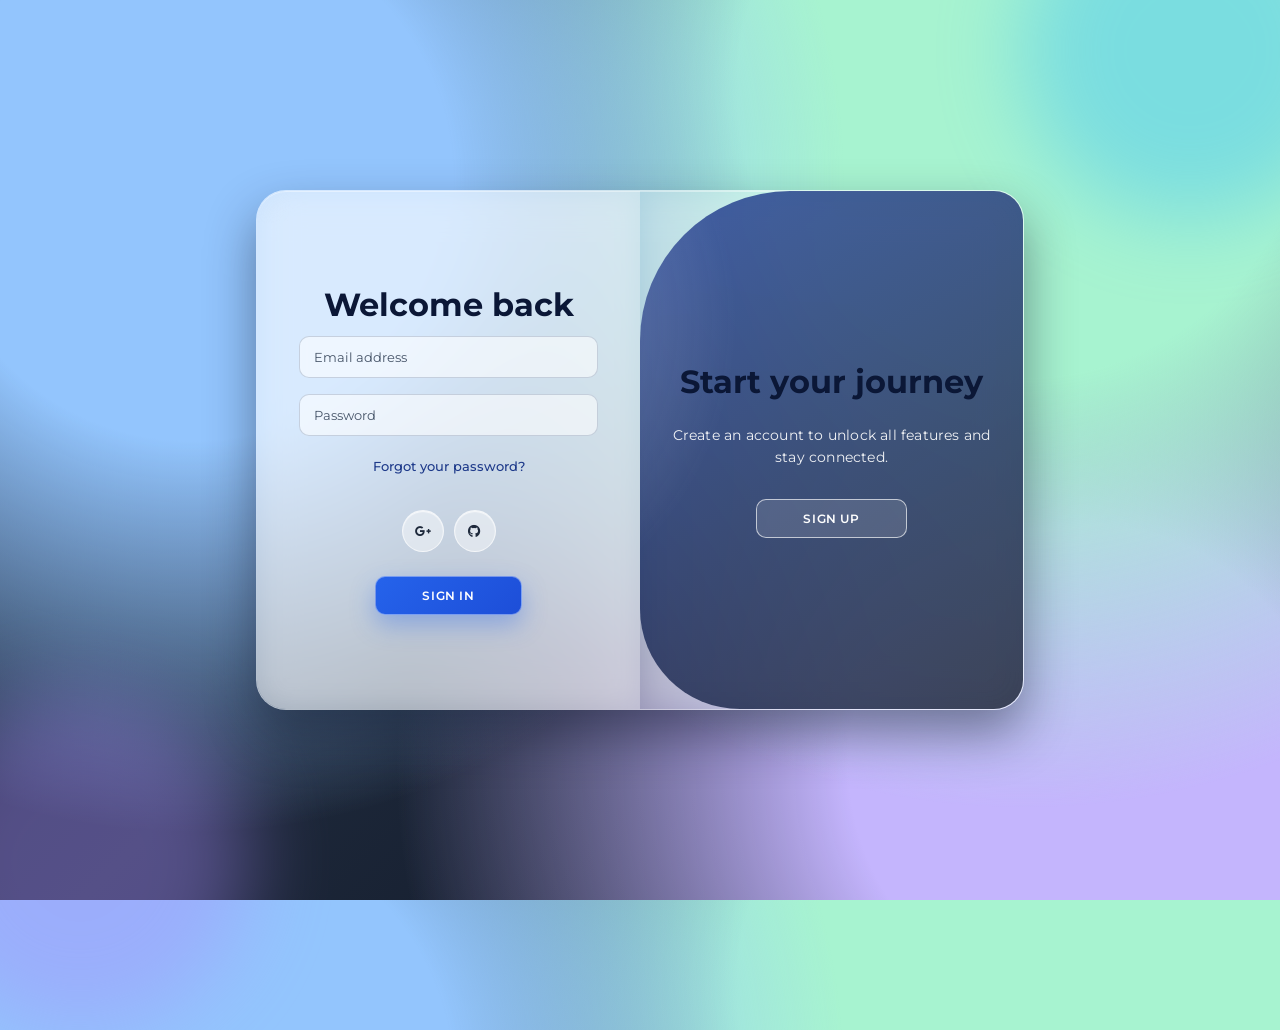
<file: Slide Animated /index.html>
<!DOCTYPE html>
<html lang="en">

<head>
    <meta charset="UTF-8">
    <meta name="viewport" content="width=device-width, initial-scale=1.0">
    <link rel="stylesheet" href="https://cdnjs.cloudflare.com/ajax/libs/font-awesome/6.4.2/css/all.min.css">
    <link rel="stylesheet" href="style.css">
    <title>Login Page</title>
</head>

<body>

    <div class="container" id="container">
        <div class="form-container sign-up">
            <form>
                <h1>Create your account</h1>
                <input type="text" placeholder="Full name">
                <input type="email" placeholder="Email address">
                <input type="password" placeholder="Create password">
                <button type="button">Sign Up</button>
                <div class="social-icons">
                    <a href="#" class="icon"><i class="fa-brands fa-google-plus-g"></i></a>
                    <a href="#" class="icon"><i class="fa-brands fa-github"></i></a>
                </div>
            </form>
        </div>
        <div class="form-container sign-in">
            <form>
                <h1>Welcome back</h1>
                <input type="email" placeholder="Email address">
                <input type="password" placeholder="Password">
                <a href="#">Forgot your password?</a>
                <div class="social-icons">
                    <a href="#" class="icon"><i class="fa-brands fa-google-plus-g"></i></a>
                    <a href="#" class="icon"><i class="fa-brands fa-github"></i></a>
                </div>
                <button type="button">Sign In</button>
            </form>
        </div>
        <div class="toggle-container">
            <div class="toggle">
                <div class="toggle-panel toggle-left">
                    <h1>Good to see you again</h1>
                    <p>Sign in to continue and access your personalized dashboard.</p>
                    <button type="button" class="hidden" id="login">Sign In</button>
                </div>
                <div class="toggle-panel toggle-right">
                    <h1>Start your journey</h1>
                    <p>Create an account to unlock all features and stay connected.</p>
                    <button type="button" class="hidden" id="register">Sign Up</button>
                </div>
            </div>
        </div>
    </div>

    <script src="script.js"></script>
</body>

</html>
</file>
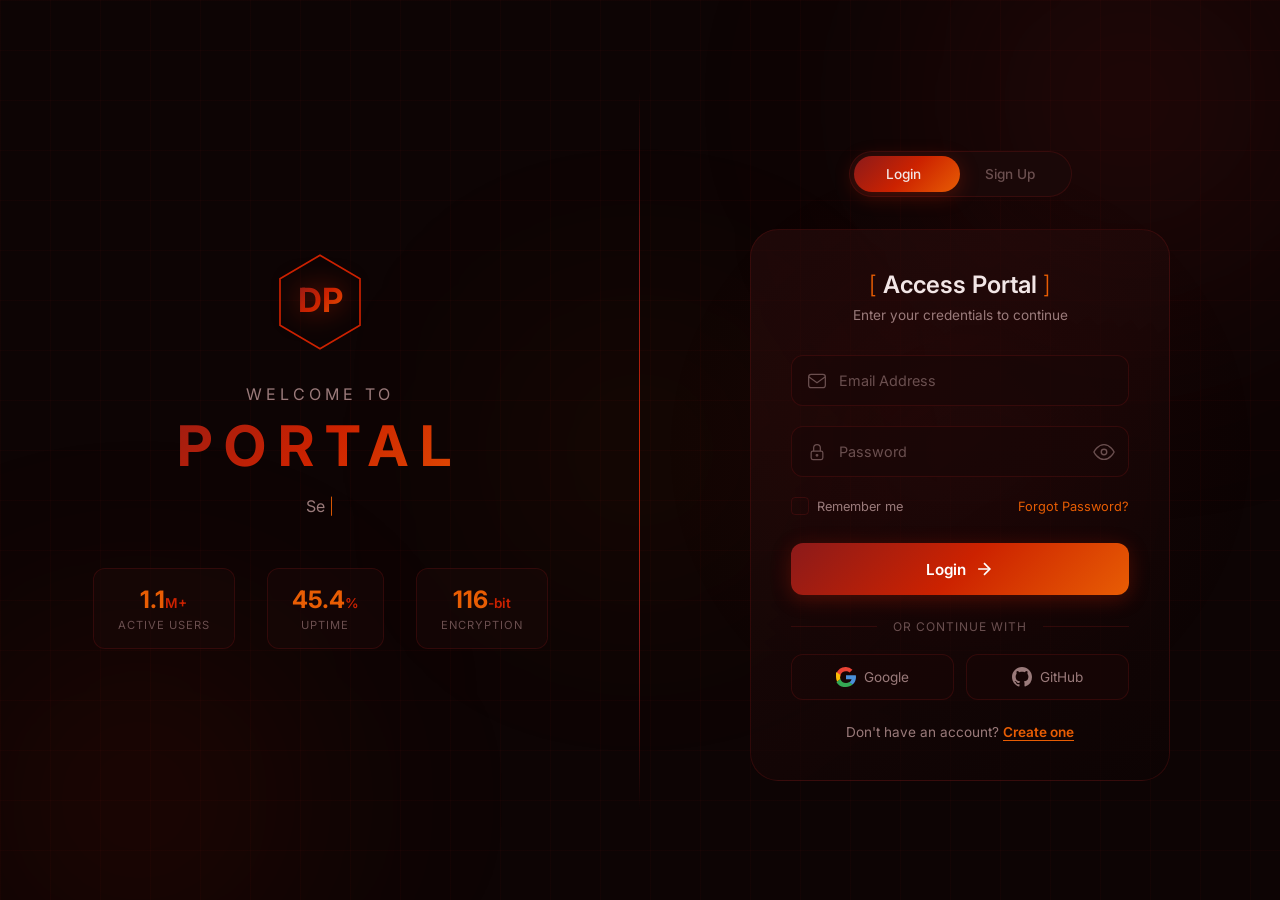
<file: Split Page/index.html>
<!DOCTYPE html>
<html lang="en">
<head>
    <meta charset="UTF-8">
    <meta name="viewport" content="width=device-width, initial-scale=1.0">
    <meta name="description" content="Futuristic Login & Signup Portal — secure access with a stunning interface">
    <title>Portal — Login & Signup</title>
    <link rel="preconnect" href="https://fonts.googleapis.com">
    <link href="https://fonts.googleapis.com/css2?family=Inter:wght@300;400;500;600;700&display=swap" rel="stylesheet">
    <link rel="stylesheet" href="style.css">
</head>
<body>
    <!-- Animated Background -->
    <div class="bg-grid" id="bgGrid"></div>
    <div class="bg-particles" id="bgParticles"></div>
    <div class="bg-glow bg-glow--1"></div>
    <div class="bg-glow bg-glow--2"></div>
    <div class="bg-glow bg-glow--3"></div>


    <!-- Warp Flash Overlay -->
    <div class="portal__warp-flash" id="warpFlash"></div>

    <!-- Main Container -->
    <main class="portal" id="portal">
        <!-- Left Panel — Branding -->
        <section class="portal__brand" id="brandPanel">
            <div class="brand__content">
                <div class="brand__logo" id="logoMark">
                    <svg viewBox="0 0 60 60" class="logo-svg">
                        <polygon class="logo-hex" points="30,2 54,16 54,44 30,58 6,44 6,16"/>
                        <defs>
                            <linearGradient id="dpGrad" x1="0%" y1="0%" x2="100%" y2="100%">
                                <stop offset="0%" stop-color="#8B1A1A"/>
                                <stop offset="50%" stop-color="#CC2200"/>
                                <stop offset="100%" stop-color="#E85D04"/>
                            </linearGradient>
                        </defs>
                        <text class="logo-text" x="30" y="36" text-anchor="middle" fill="url(#dpGrad)" font-family="Inter, sans-serif" font-size="20" font-weight="700">DP</text>
                    </svg>
                </div>
                <h1 class="brand__title">
                    <span class="brand__title-line" id="brandLine1">Welcome to</span>
                    <span class="brand__title-main" id="brandLine2">PORTAL</span>
                </h1>
                <p class="brand__subtitle" id="brandSub">
                    <span class="typing-text" id="typingText"></span>
                    <span class="typing-cursor">|</span>
                </p>
                <div class="brand__stats">
                    <div class="stat">
                        <span class="stat__number" data-count="2.4">0</span><span class="stat__unit">M+</span>
                        <span class="stat__label">Active Users</span>
                    </div>
                    <div class="stat">
                        <span class="stat__number" data-count="99.9">0</span><span class="stat__unit">%</span>
                        <span class="stat__label">Uptime</span>
                    </div>
                    <div class="stat">
                        <span class="stat__number" data-count="256">0</span><span class="stat__unit">-bit</span>
                        <span class="stat__label">Encryption</span>
                    </div>
                </div>
            </div>
            <div class="brand__decoration">
                <div class="hex-grid" id="hexGrid"></div>
            </div>
        </section>

        <!-- Right Panel — Forms -->
        <section class="portal__forms" id="formsPanel">
            <!-- Morph Shape Background -->
            <div class="form-morph" id="formMorph"></div>
            
            <!-- Toggle Switch -->
            <div class="form-toggle" id="formToggle">
                <button class="toggle-btn toggle-btn--active" id="toggleLogin" data-form="login">
                    <span class="toggle-btn__text">Login</span>
                    <span class="toggle-btn__indicator"></span>
                </button>
                <button class="toggle-btn" id="toggleSignup" data-form="signup">
                    <span class="toggle-btn__text">Sign Up</span>
                    <span class="toggle-btn__indicator"></span>
                </button>
                <div class="toggle-slider" id="toggleSlider"></div>
            </div>

            <!-- Form Container with 3D Flip -->
            <div class="form-stage" id="formStage">
                <!-- Login Form -->
                <form class="auth-form auth-form--login auth-form--active" id="loginForm" autocomplete="off">
                    <div class="form__header">
                        <h2 class="form__title">
                            <span class="title-bracket">[</span>
                            Access Portal
                            <span class="title-bracket">]</span>
                        </h2>
                        <p class="form__desc">Enter your credentials to continue</p>
                    </div>

                    <div class="form__fields">
                        <div class="input-group" id="loginEmail">
                            <div class="input-icon">
                                <svg viewBox="0 0 24 24" fill="none" stroke="currentColor" stroke-width="1.5">
                                    <rect x="2" y="4" width="20" height="16" rx="3"/>
                                    <path d="M2 7l10 7 10-7"/>
                                </svg>
                            </div>
                            <input type="email" class="input-field" id="loginEmailInput" placeholder=" " required>
                            <label class="input-label" for="loginEmailInput">Email Address</label>
                            <div class="input-border"></div>
                            <div class="input-glow"></div>
                        </div>

                        <div class="input-group" id="loginPassword">
                            <div class="input-icon">
                                <svg viewBox="0 0 24 24" fill="none" stroke="currentColor" stroke-width="1.5">
                                    <rect x="5" y="11" width="14" height="10" rx="2"/>
                                    <path d="M8 11V7a4 4 0 118 0v4"/>
                                    <circle cx="12" cy="16" r="1"/>
                                </svg>
                            </div>
                            <input type="password" class="input-field" id="loginPasswordInput" placeholder=" " required>
                            <label class="input-label" for="loginPasswordInput">Password</label>
                            <button type="button" class="input-toggle-pass" id="loginTogglePass" aria-label="Toggle password visibility">
                                <svg class="eye-open" viewBox="0 0 24 24" fill="none" stroke="currentColor" stroke-width="1.5">
                                    <path d="M1 12s4-8 11-8 11 8 11 8-4 8-11 8-11-8-11-8z"/>
                                    <circle cx="12" cy="12" r="3"/>
                                </svg>
                                <svg class="eye-closed" viewBox="0 0 24 24" fill="none" stroke="currentColor" stroke-width="1.5" style="display:none">
                                    <path d="M17.94 17.94A10.07 10.07 0 0112 20c-7 0-11-8-11-8a18.45 18.45 0 015.06-5.94"/>
                                    <path d="M9.9 4.24A9.12 9.12 0 0112 4c7 0 11 8 11 8a18.5 18.5 0 01-2.16 3.19"/>
                                    <line x1="1" y1="1" x2="23" y2="23"/>
                                </svg>
                            </button>
                            <div class="input-border"></div>
                            <div class="input-glow"></div>
                        </div>

                        <div class="form__options">
                            <label class="checkbox-container" id="rememberMe">
                                <input type="checkbox" class="checkbox-input">
                                <span class="checkbox-custom">
                                    <svg viewBox="0 0 24 24" fill="none" stroke="currentColor" stroke-width="3">
                                        <polyline points="20 6 9 17 4 12"/>
                                    </svg>
                                </span>
                                <span class="checkbox-label">Remember me</span>
                            </label>
                            <a href="#" class="form__link" id="forgotPassword">Forgot Password?</a>
                        </div>
                    </div>

                    <button type="submit" class="btn-submit" id="loginSubmit">
                        <span class="btn-submit__text">Login</span>
                        <span class="btn-submit__icon">
                            <svg viewBox="0 0 24 24" fill="none" stroke="currentColor" stroke-width="2">
                                <line x1="5" y1="12" x2="19" y2="12"/>
                                <polyline points="12 5 19 12 12 19"/>
                            </svg>
                        </span>
                        <div class="btn-submit__loading">
                            <div class="spinner"></div>
                        </div>
                        <div class="btn-submit__ripple"></div>
                    </button>

                    <div class="form__divider">
                        <span class="divider-line"></span>
                        <span class="divider-text">or continue with</span>
                        <span class="divider-line"></span>
                    </div>

                    <div class="social-auth">
                        <button type="button" class="social-btn" id="googleAuth">
                            <svg viewBox="0 0 24 24" width="20" height="20">
                                <path fill="#EA4335" d="M5.27 9.76A7.08 7.08 0 0 1 12 5.04c1.69 0 3.22.59 4.42 1.56l3.31-3.31A11.97 11.97 0 0 0 12 0 12 12 0 0 0 .46 8.09l4.81 3.67z"/>
                                <path fill="#34A853" d="M16.04 18.01A7.4 7.4 0 0 1 12 19.08a7.08 7.08 0 0 1-6.73-4.72l-4.81 3.67A12 12 0 0 0 12 24c3.07 0 5.84-1.15 7.96-3.04l-3.92-2.95z"/>
                                <path fill="#4A90D9" d="M19.96 20.96A11.72 11.72 0 0 0 24 12.21c0-.83-.08-1.47-.24-2.21H12v4.56h6.73a5.97 5.97 0 0 1-2.69 3.85l3.92 2.55z"/>
                                <path fill="#FBBC05" d="M5.27 14.36A7.2 7.2 0 0 1 4.92 12c0-.82.13-1.62.35-2.36L.46 6.09A12.08 12.08 0 0 0 0 12c0 1.94.46 3.77 1.29 5.39l3.98-3.03z"/>
                            </svg>
                            <span>Google</span>
                        </button>
                        <button type="button" class="social-btn" id="githubAuth">
                            <svg viewBox="0 0 24 24" width="20" height="20" fill="currentColor">
                                <path d="M12 0C5.37 0 0 5.37 0 12c0 5.31 3.435 9.795 8.205 11.385.6.105.825-.255.825-.57 0-.285-.015-1.23-.015-2.235-3.015.555-3.795-.735-4.035-1.41-.135-.345-.72-1.41-1.23-1.695-.42-.225-1.02-.78-.015-.795.945-.015 1.62.87 1.845 1.23 1.08 1.815 2.805 1.305 3.495.99.105-.78.42-1.305.765-1.605-2.67-.3-5.46-1.335-5.46-5.925 0-1.305.465-2.385 1.23-3.225-.12-.3-.54-1.53.12-3.18 0 0 1.005-.315 3.3 1.23.96-.27 1.98-.405 3-.405s2.04.135 3 .405c2.295-1.56 3.3-1.23 3.3-1.23.66 1.65.24 2.88.12 3.18.765.84 1.23 1.905 1.23 3.225 0 4.605-2.805 5.625-5.475 5.925.435.375.81 1.095.81 2.22 0 1.605-.015 2.895-.015 3.3 0 .315.225.69.825.57A12.02 12.02 0 0024 12c0-6.63-5.37-12-12-12z"/>
                            </svg>
                            <span>GitHub</span>
                        </button>
                    </div>

                    <p class="form__footer">
                        Don't have an account? 
                        <button type="button" class="form__switch-btn" id="switchToSignup">Create one</button>
                    </p>
                </form>

                <!-- Signup Form -->
                <form class="auth-form auth-form--signup" id="signupForm" autocomplete="off">
                    <div class="form__header">
                        <h2 class="form__title">
                            <span class="title-bracket">[</span>
                            Create Account
                            <span class="title-bracket">]</span>
                        </h2>
                        <p class="form__desc">Join the network — it only takes a moment</p>
                    </div>

                    <div class="form__fields">
                        <div class="input-group" id="signupName">
                            <div class="input-icon">
                                <svg viewBox="0 0 24 24" fill="none" stroke="currentColor" stroke-width="1.5">
                                    <path d="M20 21v-2a4 4 0 00-4-4H8a4 4 0 00-4 4v2"/>
                                    <circle cx="12" cy="7" r="4"/>
                                </svg>
                            </div>
                            <input type="text" class="input-field" id="signupNameInput" placeholder=" " required>
                            <label class="input-label" for="signupNameInput">Full Name</label>
                            <div class="input-border"></div>
                            <div class="input-glow"></div>
                        </div>

                        <div class="input-group" id="signupEmail">
                            <div class="input-icon">
                                <svg viewBox="0 0 24 24" fill="none" stroke="currentColor" stroke-width="1.5">
                                    <rect x="2" y="4" width="20" height="16" rx="3"/>
                                    <path d="M2 7l10 7 10-7"/>
                                </svg>
                            </div>
                            <input type="email" class="input-field" id="signupEmailInput" placeholder=" " required>
                            <label class="input-label" for="signupEmailInput">Email Address</label>
                            <div class="input-border"></div>
                            <div class="input-glow"></div>
                        </div>

                        <div class="input-group" id="signupPassword">
                            <div class="input-icon">
                                <svg viewBox="0 0 24 24" fill="none" stroke="currentColor" stroke-width="1.5">
                                    <rect x="5" y="11" width="14" height="10" rx="2"/>
                                    <path d="M8 11V7a4 4 0 118 0v4"/>
                                    <circle cx="12" cy="16" r="1"/>
                                </svg>
                            </div>
                            <input type="password" class="input-field" id="signupPasswordInput" placeholder=" " required minlength="8">
                            <label class="input-label" for="signupPasswordInput">Password</label>
                            <button type="button" class="input-toggle-pass" id="signupTogglePass" aria-label="Toggle password visibility">
                                <svg class="eye-open" viewBox="0 0 24 24" fill="none" stroke="currentColor" stroke-width="1.5">
                                    <path d="M1 12s4-8 11-8 11 8 11 8-4 8-11 8-11-8-11-8z"/>
                                    <circle cx="12" cy="12" r="3"/>
                                </svg>
                                <svg class="eye-closed" viewBox="0 0 24 24" fill="none" stroke="currentColor" stroke-width="1.5" style="display:none">
                                    <path d="M17.94 17.94A10.07 10.07 0 0112 20c-7 0-11-8-11-8a18.45 18.45 0 015.06-5.94"/>
                                    <path d="M9.9 4.24A9.12 9.12 0 0112 4c7 0 11 8 11 8a18.5 18.5 0 01-2.16 3.19"/>
                                    <line x1="1" y1="1" x2="23" y2="23"/>
                                </svg>
                            </button>
                            <div class="input-border"></div>
                            <div class="input-glow"></div>
                        </div>

                        <!-- Password Strength Meter -->
                        <div class="password-strength" id="passwordStrength">
                            <div class="strength-bars">
                                <div class="strength-bar" id="str1"></div>
                                <div class="strength-bar" id="str2"></div>
                                <div class="strength-bar" id="str3"></div>
                                <div class="strength-bar" id="str4"></div>
                            </div>
                            <span class="strength-text" id="strengthText">Password Strength</span>
                        </div>

                        <label class="checkbox-container" id="agreeTerms">
                            <input type="checkbox" class="checkbox-input" required>
                            <span class="checkbox-custom">
                                <svg viewBox="0 0 24 24" fill="none" stroke="currentColor" stroke-width="3">
                                    <polyline points="20 6 9 17 4 12"/>
                                </svg>
                            </span>
                            <span class="checkbox-label">I agree to the <a href="#" class="form__link">Terms</a> & <a href="#" class="form__link">Privacy Policy</a></span>
                        </label>
                    </div>

                    <button type="submit" class="btn-submit" id="signupSubmit">
                        <span class="btn-submit__text">Create Account</span>
                        <span class="btn-submit__icon">
                            <svg viewBox="0 0 24 24" fill="none" stroke="currentColor" stroke-width="2">
                                <line x1="5" y1="12" x2="19" y2="12"/>
                                <polyline points="12 5 19 12 12 19"/>
                            </svg>
                        </span>
                        <div class="btn-submit__loading">
                            <div class="spinner"></div>
                        </div>
                        <div class="btn-submit__ripple"></div>
                    </button>

                    <div class="form__divider">
                        <span class="divider-line"></span>
                        <span class="divider-text">or continue with</span>
                        <span class="divider-line"></span>
                    </div>

                    <div class="social-auth">
                        <button type="button" class="social-btn" id="googleAuthSignup">
                            <svg viewBox="0 0 24 24" width="20" height="20">
                                <path fill="#EA4335" d="M5.27 9.76A7.08 7.08 0 0 1 12 5.04c1.69 0 3.22.59 4.42 1.56l3.31-3.31A11.97 11.97 0 0 0 12 0 12 12 0 0 0 .46 8.09l4.81 3.67z"/>
                                <path fill="#34A853" d="M16.04 18.01A7.4 7.4 0 0 1 12 19.08a7.08 7.08 0 0 1-6.73-4.72l-4.81 3.67A12 12 0 0 0 12 24c3.07 0 5.84-1.15 7.96-3.04l-3.92-2.95z"/>
                                <path fill="#4A90D9" d="M19.96 20.96A11.72 11.72 0 0 0 24 12.21c0-.83-.08-1.47-.24-2.21H12v4.56h6.73a5.97 5.97 0 0 1-2.69 3.85l3.92 2.55z"/>
                                <path fill="#FBBC05" d="M5.27 14.36A7.2 7.2 0 0 1 4.92 12c0-.82.13-1.62.35-2.36L.46 6.09A12.08 12.08 0 0 0 0 12c0 1.94.46 3.77 1.29 5.39l3.98-3.03z"/>
                            </svg>
                            <span>Google</span>
                        </button>
                        <button type="button" class="social-btn" id="githubAuthSignup">
                            <svg viewBox="0 0 24 24" width="20" height="20" fill="currentColor">
                                <path d="M12 0C5.37 0 0 5.37 0 12c0 5.31 3.435 9.795 8.205 11.385.6.105.825-.255.825-.57 0-.285-.015-1.23-.015-2.235-3.015.555-3.795-.735-4.035-1.41-.135-.345-.72-1.41-1.23-1.695-.42-.225-1.02-.78-.015-.795.945-.015 1.62.87 1.845 1.23 1.08 1.815 2.805 1.305 3.495.99.105-.78.42-1.305.765-1.605-2.67-.3-5.46-1.335-5.46-5.925 0-1.305.465-2.385 1.23-3.225-.12-.3-.54-1.53.12-3.18 0 0 1.005-.315 3.3 1.23.96-.27 1.98-.405 3-.405s2.04.135 3 .405c2.295-1.56 3.3-1.23 3.3-1.23.66 1.65.24 2.88.12 3.18.765.84 1.23 1.905 1.23 3.225 0 4.605-2.805 5.625-5.475 5.925.435.375.81 1.095.81 2.22 0 1.605-.015 2.895-.015 3.3 0 .315.225.69.825.57A12.02 12.02 0 0024 12c0-6.63-5.37-12-12-12z"/>
                            </svg>
                            <span>GitHub</span>
                        </button>
                    </div>

                    <p class="form__footer">
                        Already have an account? 
                        <button type="button" class="form__switch-btn" id="switchToLogin">Login here</button>
                    </p>
                </form>
            </div>

            <!-- Transition Overlay -->
            <div class="transition-overlay" id="transitionOverlay">
                <div class="transition-shards" id="transitionShards"></div>
                <div class="transition-ring" id="transitionRing"></div>
            </div>
        </section>
    </main>

    <script src="script.js"></script>
</body>
</html>
</file>
<file: Slide Animated /style.css>
@import url('https://fonts.googleapis.com/css2?family=Montserrat:wght@300;400;500;600;700&display=swap');

:root {
    --text-main: #0f172a;
    --text-soft: #334155;
    --glass: rgba(255, 255, 255, 0.26);
    --glass-strong: rgba(255, 255, 255, 0.35);
    --glass-border: rgba(255, 255, 255, 0.45);
    --primary: #2563eb;
    --primary-2: #1d4ed8;
}

* {
    margin: 0;
    padding: 0;
    box-sizing: border-box;
    font-family: 'Montserrat', sans-serif;
}

body {
    min-height: 100vh;
    margin: 0;
    display: flex;
    align-items: center;
    justify-content: center;
    padding: 24px;
    color: var(--text-main);
    background:
        radial-gradient(circle at 15% 20%, #93c5fd 0%, #93c5fd 20%, transparent 50%),
        radial-gradient(circle at 80% 10%, #a7f3d0 0%, #a7f3d0 22%, transparent 55%),
        radial-gradient(circle at 85% 85%, #c4b5fd 0%, #c4b5fd 18%, transparent 52%),
        linear-gradient(135deg, #0f172a 0%, #1e293b 45%, #0b1120 100%);
    position: relative;
    overflow: hidden;
}

body::before,
body::after {
    content: '';
    position: absolute;
    width: 340px;
    height: 340px;
    border-radius: 999px;
    filter: blur(42px);
    opacity: 0.4;
    z-index: 0;
}

body::before {
    background: #38bdf8;
    top: -120px;
    right: -80px;
}

body::after {
    background: #a78bfa;
    left: -90px;
    bottom: -130px;
}

.container {
    position: relative;
    z-index: 1;
    overflow: hidden;
    width: 768px;
    max-width: 100%;
    min-height: 520px;
    border-radius: 30px;
    border: 1px solid var(--glass-border);
    background: var(--glass);
    backdrop-filter: blur(22px);
    -webkit-backdrop-filter: blur(22px);
    box-shadow:
        0 24px 50px rgba(15, 23, 42, 0.45),
        inset 0 1px 0 rgba(255, 255, 255, 0.4);
}

.container p {
    font-size: 14px;
    line-height: 1.55;
    letter-spacing: 0.2px;
    margin: 20px 0;
    color: rgba(255, 255, 255, 0.92);
}

.container span {
    font-size: 12px;
    color: var(--text-soft);
}

.container a {
    color: #1e3a8a;
    font-size: 13px;
    text-decoration: none;
    margin: 14px 0 8px;
    font-weight: 500;
}

.container button {
    border: 1px solid rgba(255, 255, 255, 0.4);
    border-radius: 10px;
    background: linear-gradient(135deg, var(--primary), var(--primary-2));
    color: #fff;
    font-size: 12px;
    padding: 11px 46px;
    font-weight: 600;
    letter-spacing: 0.6px;
    text-transform: uppercase;
    margin-top: 10px;
    cursor: pointer;
    box-shadow: 0 10px 24px rgba(37, 99, 235, 0.35);
    transition: transform 0.2s ease, box-shadow 0.2s ease, filter 0.2s ease;
}

.container button:hover {
    transform: translateY(-1px);
    box-shadow: 0 14px 28px rgba(37, 99, 235, 0.45);
    filter: brightness(1.05);
}

.container button.hidden {
    background: rgba(255, 255, 255, 0.12);
    border-color: rgba(255, 255, 255, 0.65);
    box-shadow: none;
}

.container form {
    display: flex;
    align-items: center;
    justify-content: center;
    flex-direction: column;
    padding: 0 42px;
    height: 100%;
    background: var(--glass-strong);
    backdrop-filter: blur(14px);
    -webkit-backdrop-filter: blur(14px);
}

.container h1 {
    color: #0b1736;
    margin-bottom: 4px;
}

.container input {
    width: 100%;
    margin: 8px 0;
    padding: 12px 14px;
    font-size: 13px;
    outline: none;
    border-radius: 10px;
    border: 1px solid rgba(148, 163, 184, 0.45);
    background: rgba(255, 255, 255, 0.58);
    color: #0f172a;
}

.container input::placeholder {
    color: #475569;
}

.form-container {
    position: absolute;
    top: 0;
    height: 100%;
    transition: all 0.6s ease-in-out;
}

.sign-in {
    left: 0;
    width: 50%;
    z-index: 2;
    opacity: 1;
}

.container.active .sign-in {
    transform: translateX(100%);
    opacity: 0;
    pointer-events: none;
}

.sign-up {
    left: 0;
    width: 50%;
    opacity: 0;
    z-index: 1;
    pointer-events: none;
}

.container.active .sign-up {
    transform: translateX(100%);
    opacity: 1;
    z-index: 5;
    pointer-events: auto;
    animation: move 0.6s;
}

@keyframes move {

    0%,
    49.99% {
        opacity: 0;
        z-index: 1;
    }

    50%,
    100% {
        opacity: 1;
        z-index: 5;
    }
}

.social-icons {
    margin: 14px 0 6px;
    display: flex;
    gap: 10px;
}

.social-icons a {
    width: 42px;
    height: 42px;
    display: flex;
    justify-content: center;
    align-items: center;
    border-radius: 999px;
    border: 1px solid rgba(255, 255, 255, 0.65);
    color: #1e293b;
    background: rgba(255, 255, 255, 0.45);
    box-shadow: inset 0 1px 1px rgba(255, 255, 255, 0.75);
    transition: transform 0.25s ease, box-shadow 0.25s ease, background-color 0.25s ease, color 0.25s ease;
}

.social-icons a:hover {
    transform: translateY(-2px);
    color: #fff;
    background: rgba(37, 99, 235, 0.85);
    box-shadow: 0 10px 20px rgba(30, 58, 138, 0.34);
}

.toggle-container {
    position: absolute;
    top: 0;
    left: 50%;
    width: 50%;
    height: 100%;
    overflow: hidden;
    transition: all 0.6s ease-in-out;
    border-radius: 150px 0 0 100px;
    z-index: 1000;
}

.container.active .toggle-container {
    transform: translateX(-100%);
    border-radius: 0 150px 100px 0;
}

.toggle {
    position: relative;
    left: -100%;
    width: 200%;
    height: 100%;
    color: #fff;
    transform: translateX(0);
    transition: all 0.6s ease-in-out;
    background:
        radial-gradient(circle at 20% 25%, rgba(255, 255, 255, 0.35), transparent 45%),
        linear-gradient(150deg, rgba(30, 64, 175, 0.78), rgba(15, 23, 42, 0.78));
    backdrop-filter: blur(16px);
    -webkit-backdrop-filter: blur(16px);
}

.container.active .toggle {
    transform: translateX(50%);
}

.toggle-panel {
    position: absolute;
    width: 50%;
    height: 100%;
    display: flex;
    align-items: center;
    justify-content: center;
    flex-direction: column;
    padding: 0 30px;
    text-align: center;
    top: 0;
    transform: translateX(0);
    transition: all 0.6s ease-in-out;
}

.toggle-left {
    transform: translateX(-200%);
}

.container.active .toggle-left {
    transform: translateX(0);
}

.toggle-right {
    right: 0;
    transform: translateX(0);
}

.container.active .toggle-right {
    transform: translateX(200%);
}

@media (max-width: 860px) {
    body {
        padding: 14px;
    }

    .container {
        min-height: 500px;
    }
}
</file>
<file: Split Page/style.css>
/* ============================================
   PORTAL — Futuristic Login / Signup
   Color Palette: Dark Maroon → Crimson → Red → Orange
   ============================================ */

/* ---------- Design Tokens ---------- */
:root {
    --clr-bg:        #0D0404;
    --clr-surface:   #1A0808;
    --clr-surface-2: #2D0F0F;
    --clr-maroon:    #3A1212;
    --clr-crimson:   #8B1A1A;
    --clr-red:       #CC2200;
    --clr-orange:    #E85D04;
    --clr-text:      #F2E6E6;
    --clr-text-dim:  #9A7A7A;
    --clr-text-mute: #6B4F4F;
    --clr-border:    rgba(139, 26, 26, 0.25);
    --clr-glow:      rgba(204, 34, 0, 0.4);

    --gradient-brand: linear-gradient(135deg, var(--clr-crimson), var(--clr-red), var(--clr-orange));
    --gradient-dark:  linear-gradient(135deg, var(--clr-bg), var(--clr-surface));
    --gradient-card:  linear-gradient(145deg, rgba(58, 18, 18, 0.4), rgba(13, 4, 4, 0.6));

    --font-primary: 'Inter', -apple-system, BlinkMacSystemFont, 'Segoe UI', sans-serif;

    --radius-sm: 8px;
    --radius-md: 12px;
    --radius-lg: 20px;
    --radius-xl: 28px;

    --transition-fast: 200ms cubic-bezier(0.4, 0, 0.2, 1);
    --transition-smooth: 400ms cubic-bezier(0.4, 0, 0.2, 1);
    --transition-spring: 600ms cubic-bezier(0.34, 1.56, 0.64, 1);
}

/* ---------- Reset ---------- */
*, *::before, *::after {
    margin: 0;
    padding: 0;
    box-sizing: border-box;
}

html {
    font-size: 16px;
    scroll-behavior: smooth;
}

body {
    font-family: var(--font-primary);
    background: var(--clr-bg);
    color: var(--clr-text);
    min-height: 100vh;
    overflow: hidden;
    -webkit-font-smoothing: antialiased;
    -moz-osx-font-smoothing: grayscale;
}

a {
    color: var(--clr-orange);
    text-decoration: none;
    transition: color var(--transition-fast);
}
a:hover {
    color: var(--clr-red);
}

button {
    font-family: inherit;
    cursor: pointer;
    border: none;
    background: none;
    outline: none;
}

input {
    font-family: inherit;
    outline: none;
    border: none;
    background: none;
}

/* ===========================================
   ANIMATED BACKGROUND
   =========================================== */

/* Grid overlay */
.bg-grid {
    position: fixed;
    inset: 0;
    background-image:
        linear-gradient(rgba(139, 26, 26, 0.06) 1px, transparent 1px),
        linear-gradient(90deg, rgba(139, 26, 26, 0.06) 1px, transparent 1px);
    background-size: 50px 50px;
    animation: gridShift 20s linear infinite;
    z-index: 0;
    pointer-events: none;
}

@keyframes gridShift {
    0%   { background-position: 0 0; }
    100% { background-position: 50px 50px; }
}

/* Floating particles */
.bg-particles {
    position: fixed;
    inset: 0;
    z-index: 0;
    pointer-events: none;
    overflow: hidden;
}

.particle {
    position: absolute;
    width: 3px;
    height: 3px;
    background: var(--clr-red);
    border-radius: 50%;
    opacity: 0;
    animation: particleFloat linear infinite;
}

@keyframes particleFloat {
    0% {
        opacity: 0;
        transform: translateY(100vh) scale(0);
    }
    10% { opacity: 0.8; }
    90% { opacity: 0.3; }
    100% {
        opacity: 0;
        transform: translateY(-10vh) scale(1);
    }
}

/* Ambient glow blobs */
.bg-glow {
    position: fixed;
    border-radius: 50%;
    filter: blur(120px);
    z-index: 0;
    pointer-events: none;
    animation: glowPulse 8s ease-in-out infinite alternate;
}

.bg-glow--1 {
    width: 500px;
    height: 500px;
    background: radial-gradient(circle, rgba(139, 26, 26, 0.3), transparent 70%);
    top: -150px;
    right: -100px;
    animation-delay: 0s;
}

.bg-glow--2 {
    width: 400px;
    height: 400px;
    background: radial-gradient(circle, rgba(204, 34, 0, 0.2), transparent 70%);
    bottom: -100px;
    left: -60px;
    animation-delay: 3s;
}

.bg-glow--3 {
    width: 300px;
    height: 300px;
    background: radial-gradient(circle, rgba(232, 93, 4, 0.15), transparent 70%);
    top: 50%;
    left: 50%;
    transform: translate(-50%, -50%);
    animation-delay: 5s;
}

@keyframes glowPulse {
    0%   { opacity: 0.4; transform: scale(1); }
    100% { opacity: 1;   transform: scale(1.2); }
}




/* ===========================================
   PORTAL LAYOUT
   =========================================== */

.portal {
    position: relative;
    display: grid;
    grid-template-columns: 1fr 1fr;
    min-height: 100vh;
    z-index: 2;
    overflow: hidden;
}

/* ---- Panel Swap Animation System ---- */
.portal__brand,
.portal__forms {
    transition: transform 0.9s cubic-bezier(0.4, 0, 0.2, 1),
                opacity 0.5s ease;
    will-change: transform, opacity;
}

/* Swapped state: brand moves right, forms move left */
.portal--swapped .portal__brand {
    transform: translateX(100%);
}

.portal--swapped .portal__forms {
    transform: translateX(-100%);
}

/* Divider line flips side */
.portal--swapped .portal__brand::after {
    right: auto;
    left: 0;
}

/* Warp flash overlay during panel swap */
.portal__warp-flash {
    position: fixed;
    inset: 0;
    z-index: 100;
    pointer-events: none;
    opacity: 0;
}

.portal__warp-flash.active {
    animation: warpFlash 0.9s ease-out forwards;
}

@keyframes warpFlash {
    0%   { opacity: 0; background: radial-gradient(ellipse at center, rgba(204,34,0,0.5), transparent 70%); }
    15%  { opacity: 1; }
    40%  { opacity: 0.6; background: radial-gradient(ellipse at center, rgba(232,93,4,0.3), transparent 70%); }
    100% { opacity: 0; }
}

/* Speed lines during warp */
.warp-line {
    position: fixed;
    height: 1px;
    background: linear-gradient(90deg, transparent, var(--clr-orange), transparent);
    z-index: 101;
    pointer-events: none;
    opacity: 0;
}

.warp-line.active {
    animation: warpLineShoot 0.7s ease-out forwards;
}

@keyframes warpLineShoot {
    0%   { opacity: 0; transform: scaleX(0); }
    20%  { opacity: 0.8; }
    100% { opacity: 0; transform: scaleX(3); }
}

/* Content fade-out / fade-in during panel swap */
.portal--transitioning .brand__content,
.portal--transitioning .form-toggle,
.portal--transitioning .form-stage {
    opacity: 0;
    transform: scale(0.92);
    transition: opacity 0.3s ease, transform 0.3s ease;
}

/* Fade content back in after swap completes — only when portal has been swapped */
.portal--swapped .brand__content,
.portal--swapped .form-toggle,
.portal--swapped .form-stage,
.portal--was-swapped .brand__content,
.portal--was-swapped .form-toggle,
.portal--was-swapped .form-stage {
    transition: opacity 0.4s ease 0.5s, transform 0.4s ease 0.5s;
}

/* ---------- Brand Panel ---------- */
.portal__brand {
    position: relative;
    display: flex;
    align-items: center;
    justify-content: center;
    padding: 3rem;
    overflow: hidden;
}

.portal__brand::after {
    content: '';
    position: absolute;
    top: 10%;
    right: 0;
    bottom: 10%;
    width: 1px;
    background: linear-gradient(to bottom, transparent, var(--clr-crimson), var(--clr-red), var(--clr-crimson), transparent);
    animation: borderGlow 3s ease-in-out infinite alternate;
}

@keyframes borderGlow {
    0%   { opacity: 0.3; box-shadow: 0 0 10px var(--clr-glow); }
    100% { opacity: 1;   box-shadow: 0 0 25px var(--clr-glow); }
}

.brand__content {
    position: relative;
    z-index: 2;
    text-align: center;
    animation: fadeSlideUp 1s ease-out;
}

@keyframes fadeSlideUp {
    0% {
        opacity: 0;
        transform: translateY(40px);
    }
    100% {
        opacity: 1;
        transform: translateY(0);
    }
}

/* Logo */
.brand__logo {
    margin: 0 auto 2rem;
    width: 100px;
    height: 100px;
    animation: logoFloat 6s ease-in-out infinite;
}

@keyframes logoFloat {
    0%, 100% { transform: translateY(0) rotate(0deg); }
    50%      { transform: translateY(-10px) rotate(3deg); }
}

.logo-svg {
    width: 100%;
    height: 100%;
}

.logo-hex {
    fill: none;
    stroke: var(--clr-red);
    stroke-width: 1;
    animation: hexRotate 8s linear infinite;
    transform-origin: center;
}

@keyframes hexRotate {
    0%   { stroke-dasharray: 0 300; stroke: var(--clr-crimson); }
    50%  { stroke-dasharray: 300 0; stroke: var(--clr-orange); }
    100% { stroke-dasharray: 0 300; stroke: var(--clr-crimson); }
}

.logo-text {
    filter: drop-shadow(0 0 8px rgba(204, 34, 0, 0.6));
    animation: textPulse 2.5s ease-in-out infinite alternate;
}

@keyframes textPulse {
    0%   { filter: drop-shadow(0 0 6px rgba(204, 34, 0, 0.4)); opacity: 0.8; }
    100% { filter: drop-shadow(0 0 14px rgba(232, 93, 4, 0.7)); opacity: 1; }
}

/* Brand Text */
.brand__title {
    margin-bottom: 1rem;
}

.brand__title-line {
    display: block;
    font-size: 1rem;
    font-weight: 400;
    letter-spacing: 4px;
    text-transform: uppercase;
    color: var(--clr-text-dim);
    margin-bottom: 0.5rem;
    animation: fadeSlideUp 1s ease-out 0.3s both;
}

.brand__title-main {
    display: block;
    font-size: 3.5rem;
    font-weight: 700;
    letter-spacing: 12px;
    color: transparent;
    background-image: linear-gradient(135deg, #8B1A1A, #CC2200, #E85D04);
    -webkit-background-clip: text;
    -moz-background-clip: text;
    background-clip: text;
    -webkit-text-fill-color: transparent;
    animation: fadeSlideUp 1s ease-out 0.5s both;
}

.brand__subtitle {
    font-size: 1rem;
    color: var(--clr-text-dim);
    margin-bottom: 3rem;
    min-height: 1.5em;
    animation: fadeSlideUp 1s ease-out 0.7s both;
}

.typing-cursor {
    color: var(--clr-orange);
    animation: cursorBlink 0.8s step-end infinite;
    font-weight: 300;
}

@keyframes cursorBlink {
    0%, 50% { opacity: 1; }
    51%, 100% { opacity: 0; }
}

/* Stats */
.brand__stats {
    display: flex;
    gap: 2rem;
    justify-content: center;
    animation: fadeSlideUp 1s ease-out 0.9s both;
}

.stat {
    text-align: center;
    padding: 1rem 1.5rem;
    border: 1px solid var(--clr-border);
    border-radius: var(--radius-md);
    background: rgba(26, 8, 8, 0.5);
    backdrop-filter: blur(10px);
    transition: all var(--transition-smooth);
}

.stat:hover {
    border-color: var(--clr-crimson);
    transform: translateY(-4px);
    box-shadow: 0 8px 30px rgba(139, 26, 26, 0.2);
}

.stat__number {
    font-size: 1.5rem;
    font-weight: 700;
    color: var(--clr-orange);
}

.stat__unit {
    font-size: 0.85rem;
    font-weight: 600;
    color: var(--clr-red);
}

.stat__label {
    display: block;
    font-size: 0.7rem;
    color: var(--clr-text-mute);
    text-transform: uppercase;
    letter-spacing: 1px;
    margin-top: 0.25rem;
}

/* Hex grid decoration */
.brand__decoration {
    position: absolute;
    inset: 0;
    z-index: 1;
    opacity: 0.15;
    pointer-events: none;
}

.hex-grid {
    width: 100%;
    height: 100%;
}

.hex-cell {
    position: absolute;
    width: 40px;
    height: 46px;
    clip-path: polygon(50% 0%, 100% 25%, 100% 75%, 50% 100%, 0% 75%, 0% 25%);
    background: var(--clr-crimson);
    opacity: 0;
    animation: hexFade 4s ease-in-out infinite;
}

@keyframes hexFade {
    0%, 100% { opacity: 0; }
    50%      { opacity: 0.6; }
}

/* ---------- Forms Panel ---------- */
.portal__forms {
    position: relative;
    display: flex;
    flex-direction: column;
    align-items: center;
    justify-content: center;
    padding: 2rem;
    overflow: hidden;
}

/* Form Morph Background */
.form-morph {
    position: absolute;
    width: 600px;
    height: 600px;
    background: radial-gradient(circle, rgba(139, 26, 26, 0.08), transparent 70%);
    border-radius: 50%;
    top: 50%;
    left: 50%;
    transform: translate(-50%, -50%);
    animation: morphFloat 10s ease-in-out infinite;
    pointer-events: none;
}

@keyframes morphFloat {
    0%, 100% { border-radius: 50% 40% 60% 50% / 50% 60% 40% 50%; }
    25%      { border-radius: 40% 60% 50% 50% / 60% 50% 50% 40%; }
    50%      { border-radius: 60% 50% 40% 50% / 40% 50% 60% 50%; }
    75%      { border-radius: 50% 50% 50% 60% / 50% 40% 50% 60%; }
}

/* ---------- Toggle Switch ---------- */
.form-toggle {
    position: relative;
    display: flex;
    background: var(--clr-surface);
    border: 1px solid var(--clr-border);
    border-radius: 50px;
    padding: 4px;
    margin-bottom: 2rem;
    z-index: 5;
    animation: fadeSlideUp 0.8s ease-out 0.4s both;
}

.toggle-btn {
    position: relative;
    padding: 0.65rem 2rem;
    font-size: 0.85rem;
    font-weight: 500;
    color: var(--clr-text-mute);
    border-radius: 50px;
    z-index: 2;
    transition: color var(--transition-smooth);
}

.toggle-btn--active {
    color: var(--clr-text);
}

.toggle-slider {
    position: absolute;
    top: 4px;
    left: 4px;
    width: calc(50% - 4px);
    height: calc(100% - 8px);
    background: var(--gradient-brand);
    border-radius: 50px;
    z-index: 1;
    transition: transform var(--transition-spring);
    box-shadow: 0 4px 20px rgba(204, 34, 0, 0.3);
}

.toggle-slider.slide-right {
    transform: translateX(100%);
}

/* ---------- Form Stage ---------- */
.form-stage {
    position: relative;
    width: 100%;
    max-width: 420px;
    min-height: 520px;
    perspective: 1200px;
    z-index: 3;
}

/* Auth Form */
.auth-form {
    position: absolute;
    top: 0;
    left: 0;
    width: 100%;
    padding: 2.5rem;
    background: var(--gradient-card);
    border: 1px solid var(--clr-border);
    border-radius: var(--radius-xl);
    backdrop-filter: blur(20px);
    opacity: 0;
    visibility: hidden;
    transform: rotateY(90deg) scale(0.8);
    transition: all 0.7s cubic-bezier(0.4, 0, 0.2, 1);
    will-change: transform, opacity;
}

.auth-form--active {
    opacity: 1;
    visibility: visible;
    transform: rotateY(0deg) scale(1);
    animation: formEntrance 0.8s cubic-bezier(0.34, 1.56, 0.64, 1);
}

.auth-form--exit-left {
    opacity: 0;
    visibility: hidden;
    transform: rotateY(-90deg) scale(0.8);
}

.auth-form--exit-right {
    opacity: 0;
    visibility: hidden;
    transform: rotateY(90deg) scale(0.8);
}

@keyframes formEntrance {
    0% {
        opacity: 0;
        transform: rotateY(90deg) scale(0.6);
        filter: blur(8px);
    }
    60% {
        opacity: 1;
        filter: blur(0);
    }
    100% {
        transform: rotateY(0deg) scale(1);
    }
}

/* Form Header */
.form__header {
    text-align: center;
    margin-bottom: 2rem;
}

.form__title {
    font-size: 1.5rem;
    font-weight: 600;
    color: var(--clr-text);
    margin-bottom: 0.5rem;
}

.title-bracket {
    color: var(--clr-orange);
    font-weight: 300;
}

.form__desc {
    font-size: 0.85rem;
    color: var(--clr-text-dim);
}

/* ---------- Input Group ---------- */
.form__fields {
    display: flex;
    flex-direction: column;
    gap: 1.25rem;
    margin-bottom: 1.75rem;
}

.input-group {
    position: relative;
    display: flex;
    align-items: center;
}

.input-icon {
    position: absolute;
    left: 16px;
    width: 20px;
    height: 20px;
    color: var(--clr-text-mute);
    z-index: 2;
    transition: color var(--transition-fast);
}

.input-field {
    width: 100%;
    padding: 1rem 1rem 1rem 48px;
    font-size: 0.9rem;
    color: var(--clr-text);
    background: rgba(26, 8, 8, 0.6);
    border: 1px solid var(--clr-border);
    border-radius: var(--radius-md);
    transition: all var(--transition-smooth);
    position: relative;
    z-index: 1;
}

.input-field::placeholder {
    color: transparent;
}

.input-label {
    position: absolute;
    left: 48px;
    font-size: 0.9rem;
    color: var(--clr-text-mute);
    pointer-events: none;
    transition: all var(--transition-smooth);
    z-index: 3;
}

/* Float label on focus / filled */
.input-field:focus + .input-label,
.input-field:not(:placeholder-shown) + .input-label {
    top: -8px;
    left: 16px;
    font-size: 0.7rem;
    color: var(--clr-orange);
    background: var(--clr-surface);
    padding: 0 6px;
    border-radius: 4px;
}

.input-field:focus {
    border-color: var(--clr-red);
    background: rgba(26, 8, 8, 0.9);
    box-shadow: 0 0 0 3px rgba(204, 34, 0, 0.1), 0 0 20px rgba(204, 34, 0, 0.05);
}

.input-field:focus ~ .input-icon {
    color: var(--clr-orange);
}

/* Input glow effect */
.input-glow {
    position: absolute;
    inset: -1px;
    border-radius: var(--radius-md);
    background: var(--gradient-brand);
    opacity: 0;
    z-index: 0;
    transition: opacity var(--transition-fast);
    filter: blur(4px);
}

.input-field:focus ~ .input-glow {
    opacity: 0.15;
}

/* Input border animation */
.input-border {
    position: absolute;
    bottom: 0;
    left: 50%;
    width: 0;
    height: 2px;
    background: var(--gradient-brand);
    border-radius: 2px;
    transition: all var(--transition-smooth);
    z-index: 2;
}

.input-field:focus ~ .input-border {
    left: 0;
    width: 100%;
}

/* Password toggle */
.input-toggle-pass {
    position: absolute;
    right: 14px;
    width: 22px;
    height: 22px;
    color: var(--clr-text-mute);
    z-index: 3;
    transition: color var(--transition-fast);
}

.input-toggle-pass:hover {
    color: var(--clr-orange);
}

.input-toggle-pass svg {
    width: 100%;
    height: 100%;
}

/* ---------- Form Options ---------- */
.form__options {
    display: flex;
    align-items: center;
    justify-content: space-between;
}

/* Custom Checkbox */
.checkbox-container {
    display: flex;
    align-items: center;
    gap: 0.5rem;
    cursor: pointer;
    font-size: 0.8rem;
    color: var(--clr-text-dim);
}

.checkbox-input {
    display: none;
}

.checkbox-custom {
    width: 18px;
    height: 18px;
    border: 1.5px solid var(--clr-border);
    border-radius: 4px;
    display: flex;
    align-items: center;
    justify-content: center;
    transition: all var(--transition-fast);
    flex-shrink: 0;
}

.checkbox-custom svg {
    width: 12px;
    height: 12px;
    opacity: 0;
    transform: scale(0);
    transition: all var(--transition-spring);
    color: white;
}

.checkbox-input:checked + .checkbox-custom {
    background: var(--gradient-brand);
    border-color: var(--clr-red);
    box-shadow: 0 0 12px rgba(204, 34, 0, 0.3);
}

.checkbox-input:checked + .checkbox-custom svg {
    opacity: 1;
    transform: scale(1);
}

.form__link {
    font-size: 0.8rem;
}

/* ---------- Submit Button ---------- */
.btn-submit {
    position: relative;
    width: 100%;
    padding: 1rem;
    font-size: 0.95rem;
    font-weight: 600;
    color: white;
    background: var(--gradient-brand);
    border-radius: var(--radius-md);
    overflow: hidden;
    display: flex;
    align-items: center;
    justify-content: center;
    gap: 0.5rem;
    transition: all var(--transition-smooth);
    box-shadow: 0 4px 20px rgba(204, 34, 0, 0.3);
    margin-bottom: 1.5rem;
}

.btn-submit:hover {
    transform: translateY(-2px);
    box-shadow: 0 8px 30px rgba(204, 34, 0, 0.5);
}

.btn-submit:active {
    transform: translateY(0);
}

.btn-submit__icon {
    width: 20px;
    height: 20px;
    transition: transform var(--transition-smooth);
}

.btn-submit:hover .btn-submit__icon {
    transform: translateX(4px);
}

.btn-submit__loading {
    display: none;
    position: absolute;
    inset: 0;
    background: var(--gradient-brand);
    align-items: center;
    justify-content: center;
}

.btn-submit.loading .btn-submit__text,
.btn-submit.loading .btn-submit__icon {
    opacity: 0;
}

.btn-submit.loading .btn-submit__loading {
    display: flex;
}

.spinner {
    width: 24px;
    height: 24px;
    border: 2px solid rgba(255, 255, 255, 0.3);
    border-top-color: white;
    border-radius: 50%;
    animation: spin 0.7s linear infinite;
}

@keyframes spin {
    to { transform: rotate(360deg); }
}

/* Ripple */
.btn-submit__ripple {
    position: absolute;
    border-radius: 50%;
    background: rgba(255, 255, 255, 0.3);
    transform: scale(0);
    pointer-events: none;
}

.btn-submit__ripple.active {
    animation: rippleEffect 0.6s ease-out;
}

@keyframes rippleEffect {
    to {
        transform: scale(4);
        opacity: 0;
    }
}

/* ---------- Divider ---------- */
.form__divider {
    display: flex;
    align-items: center;
    gap: 1rem;
    margin-bottom: 1.25rem;
}

.divider-line {
    flex: 1;
    height: 1px;
    background: var(--clr-border);
}

.divider-text {
    font-size: 0.75rem;
    color: var(--clr-text-mute);
    text-transform: uppercase;
    letter-spacing: 1px;
    white-space: nowrap;
}

/* ---------- Social Auth ---------- */
.social-auth {
    display: flex;
    gap: 0.75rem;
    margin-bottom: 1.5rem;
}

.social-btn {
    flex: 1;
    display: flex;
    align-items: center;
    justify-content: center;
    gap: 0.5rem;
    padding: 0.75rem;
    font-size: 0.85rem;
    color: var(--clr-text-dim);
    background: rgba(26, 8, 8, 0.6);
    border: 1px solid var(--clr-border);
    border-radius: var(--radius-md);
    transition: all var(--transition-smooth);
}

.social-btn:hover {
    border-color: var(--clr-crimson);
    color: var(--clr-text);
    background: rgba(58, 18, 18, 0.4);
    transform: translateY(-2px);
    box-shadow: 0 4px 15px rgba(139, 26, 26, 0.2);
}

/* ---------- Form Footer ---------- */
.form__footer {
    text-align: center;
    font-size: 0.85rem;
    color: var(--clr-text-dim);
}

.form__switch-btn {
    color: var(--clr-orange);
    font-size: 0.85rem;
    font-weight: 600;
    transition: color var(--transition-fast);
    text-decoration: underline;
    text-underline-offset: 3px;
}

.form__switch-btn:hover {
    color: var(--clr-red);
}

/* ---------- Password Strength ---------- */
.password-strength {
    display: flex;
    align-items: center;
    gap: 0.75rem;
}

.strength-bars {
    display: flex;
    gap: 4px;
    flex: 1;
}

.strength-bar {
    height: 4px;
    flex: 1;
    background: var(--clr-surface-2);
    border-radius: 4px;
    transition: all var(--transition-smooth);
}

.strength-bar.active {
    box-shadow: 0 0 8px currentColor;
}

.strength-bar.weak   { background: var(--clr-crimson); }
.strength-bar.medium { background: var(--clr-red); }
.strength-bar.strong { background: var(--clr-orange); }
.strength-bar.very-strong { background: #4CAF50; }

.strength-text {
    font-size: 0.7rem;
    color: var(--clr-text-mute);
    min-width: 90px;
    text-align: right;
}

/* ---------- Transition Overlay ---------- */
.transition-overlay {
    position: absolute;
    inset: 0;
    z-index: 10;
    pointer-events: none;
    overflow: hidden;
}

.transition-ring {
    position: absolute;
    top: 50%;
    left: 50%;
    width: 0;
    height: 0;
    border: 2px solid var(--clr-red);
    border-radius: 50%;
    transform: translate(-50%, -50%);
    opacity: 0;
    pointer-events: none;
}

.transition-ring.active {
    animation: ringExpand 0.8s ease-out forwards;
}

@keyframes ringExpand {
    0% {
        width: 0;
        height: 0;
        opacity: 1;
        border-width: 3px;
    }
    100% {
        width: 800px;
        height: 800px;
        opacity: 0;
        border-width: 1px;
    }
}

/* Shards */
.shard {
    position: absolute;
    background: var(--gradient-brand);
    opacity: 0;
    pointer-events: none;
}

.shard.active {
    animation: shardBurst 0.6s ease-out forwards;
}

@keyframes shardBurst {
    0% {
        opacity: 0.8;
        transform: translate(0, 0) rotate(0deg) scale(1);
    }
    100% {
        opacity: 0;
        transform: translate(var(--tx), var(--ty)) rotate(var(--rot)) scale(0);
    }
}

/* ---------- Staggered Field Animations ---------- */
.auth-form--active .input-group:nth-child(1) { animation: fieldSlideIn 0.5s ease-out 0.1s both; }
.auth-form--active .input-group:nth-child(2) { animation: fieldSlideIn 0.5s ease-out 0.2s both; }
.auth-form--active .input-group:nth-child(3) { animation: fieldSlideIn 0.5s ease-out 0.3s both; }
.auth-form--active .form__options      { animation: fieldSlideIn 0.5s ease-out 0.35s both; }
.auth-form--active .password-strength  { animation: fieldSlideIn 0.5s ease-out 0.35s both; }
.auth-form--active .checkbox-container { animation: fieldSlideIn 0.5s ease-out 0.4s both; }
.auth-form--active .btn-submit         { animation: fieldSlideIn 0.5s ease-out 0.45s both; }
.auth-form--active .form__divider      { animation: fieldSlideIn 0.5s ease-out 0.5s both; }
.auth-form--active .social-auth        { animation: fieldSlideIn 0.5s ease-out 0.55s both; }
.auth-form--active .form__footer       { animation: fieldSlideIn 0.5s ease-out 0.6s both; }

@keyframes fieldSlideIn {
    0% {
        opacity: 0;
        transform: translateX(30px);
    }
    100% {
        opacity: 1;
        transform: translateX(0);
    }
}

/* ===========================================
   RESPONSIVE
   =========================================== */

@media (max-width: 1024px) {
    .portal {
        grid-template-columns: 1fr;
    }

    /* Disable panel swap on mobile */
    .portal--swapped .portal__brand {
        transform: none;
    }
    .portal--swapped .portal__forms {
        transform: none;
    }

    .portal__brand {
        padding: 2rem 2rem 1rem;
    }

    .portal__brand::after {
        top: auto;
        bottom: 0;
        left: 10%;
        right: 10%;
        width: auto;
        height: 1px;
        background: linear-gradient(to right, transparent, var(--clr-crimson), var(--clr-red), var(--clr-crimson), transparent);
    }

    .brand__title-main {
        font-size: 2.5rem;
        letter-spacing: 8px;
    }

    .brand__stats {
        gap: 1rem;
    }

    .brand__logo {
        width: 70px;
        height: 70px;
        margin-bottom: 1rem;
    }

    .portal__forms {
        padding: 1.5rem;
    }
}

@media (max-width: 600px) {
    .brand__title-main {
        font-size: 2rem;
        letter-spacing: 6px;
    }

    .brand__stats {
        flex-direction: column;
        gap: 0.5rem;
    }

    .stat {
        padding: 0.75rem 1rem;
    }

    .auth-form {
        padding: 1.75rem;
    }

    .form-toggle {
        margin-bottom: 1.5rem;
    }

    .toggle-btn {
        padding: 0.5rem 1.5rem;
        font-size: 0.8rem;
    }

    .social-auth {
        flex-direction: column;
    }
}

@media (max-height: 700px) and (min-width: 1025px) {
    .brand__stats {
        margin-top: 1rem;
    }
    .brand__subtitle {
        margin-bottom: 1.5rem;
    }
}
</file>
